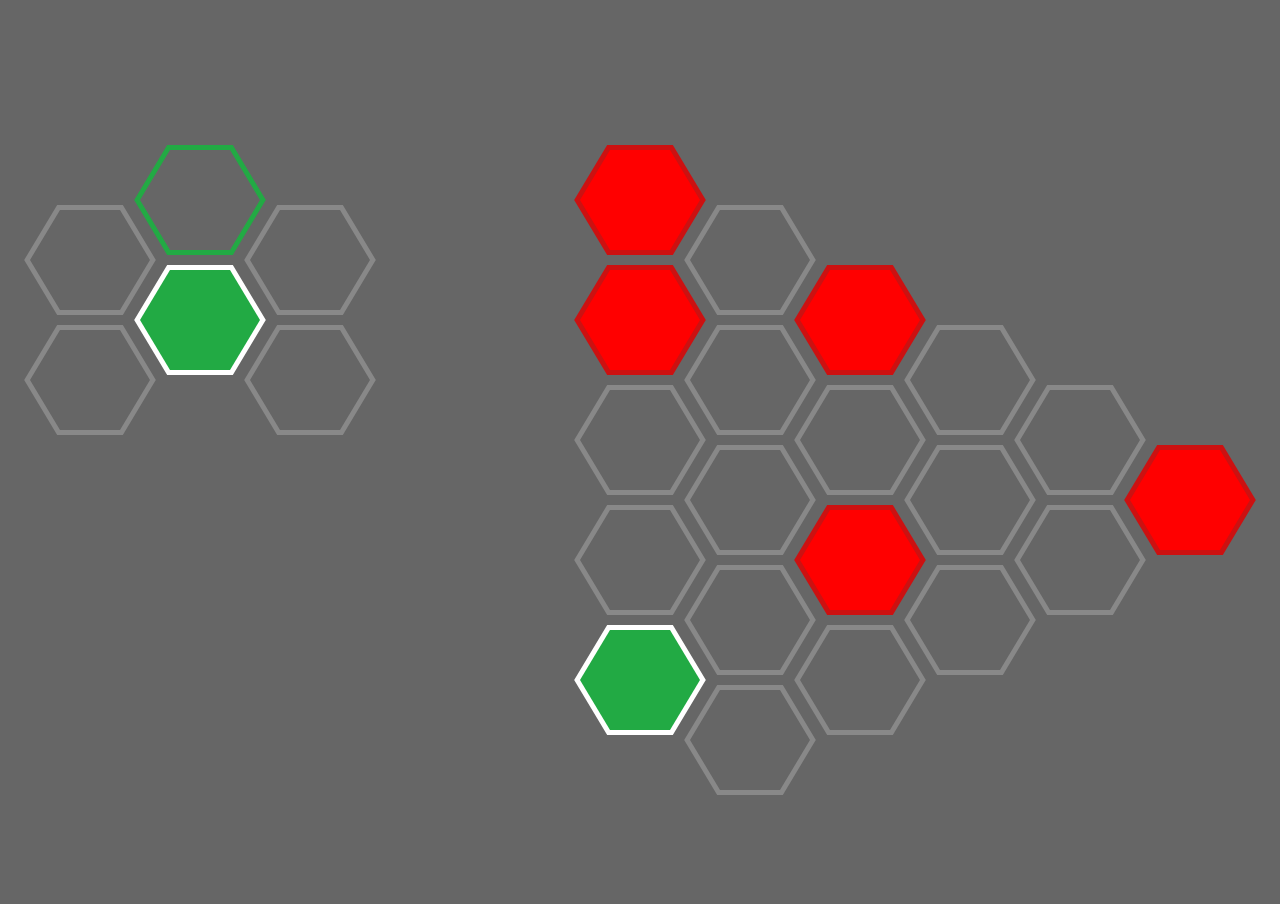
<file: mapper.html>
<!DOCTYPE html>
<html lang="en">
<head>
    <meta charset="UTF-8">
    <meta http-equiv="X-UA-Compatible" content="IE=edge">
    <meta name="viewport" content="width=500, initial-scale=1.0">
    <title>hexceed Mapper</title>
    <link rel="stylesheet" href="files/page.css">
    <script src="files/cell.js"></script>
    <script src="files/display.js"></script>
    <script src="files/mapper.js"></script>
</head>
<body>
    <canvas id="hexceed"></canvas>
</body>
</html>
</file>
<file: files/page.css>
canvas{
    width: 100vw;
    height: 100vh;
}
*{
    padding: 0px;
    margin: 0px;
    overflow: hidden;
}
body{background-color: #666;}
</file>
